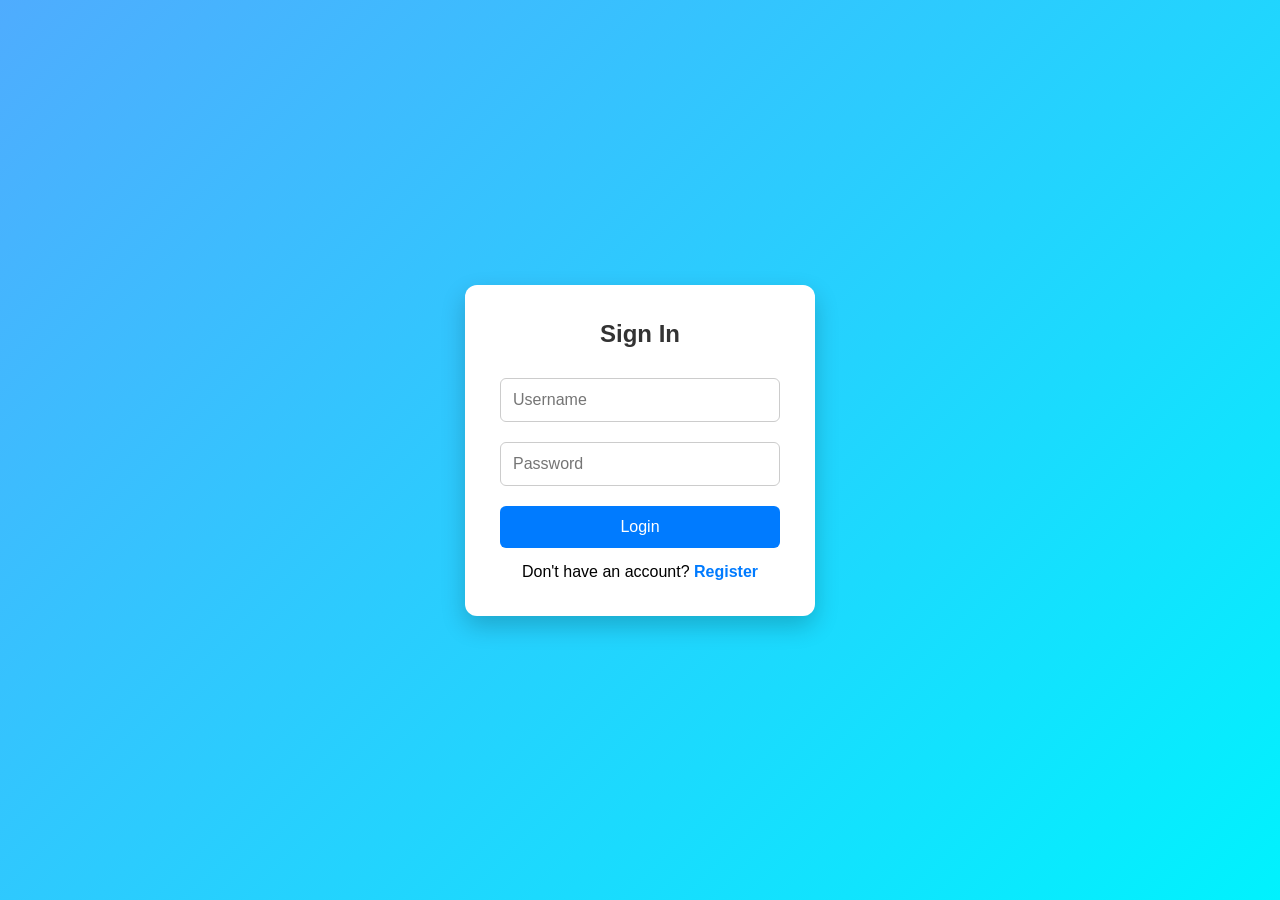
<file: index.html>
<!DOCTYPE html>
<html>
<head>
    <title>Login</title>
    <link rel="stylesheet" href="style.css">
</head>
<body>

<div class="box">
    <h2>Sign In</h2>

    <input type="text" id="loginUser" placeholder="Username"><br>
    <input type="password" id="loginPass" placeholder="Password"><br>

    <button onclick="login()">Login</button>

    <p>Don't have an account?
        <a href="register.html">Register</a>
    </p>
</div>

<script src="index.js"></script>

</body>
</html>
</file>
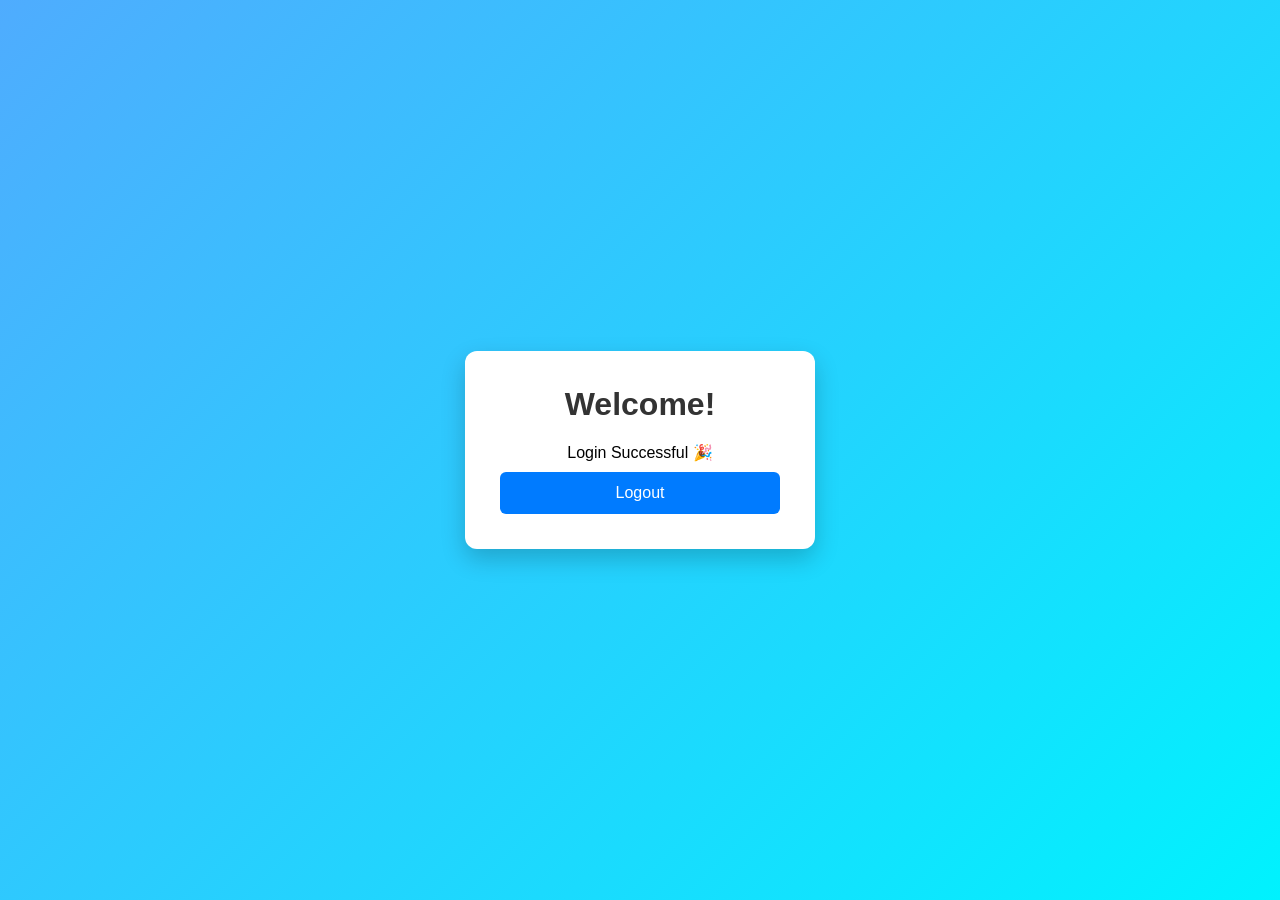
<file: home.html>
<!DOCTYPE html>
<html>
<head>
    <title>Home</title>
    <link rel="stylesheet" href="style.css">
</head>
<body>

<div class="box">
    <h1>Welcome!</h1>
    <p>Login Successful 🎉</p>

    <button onclick="logout()">Logout</button>
</div>

<script src="index.js"></script>

</body>
</html>
</file>
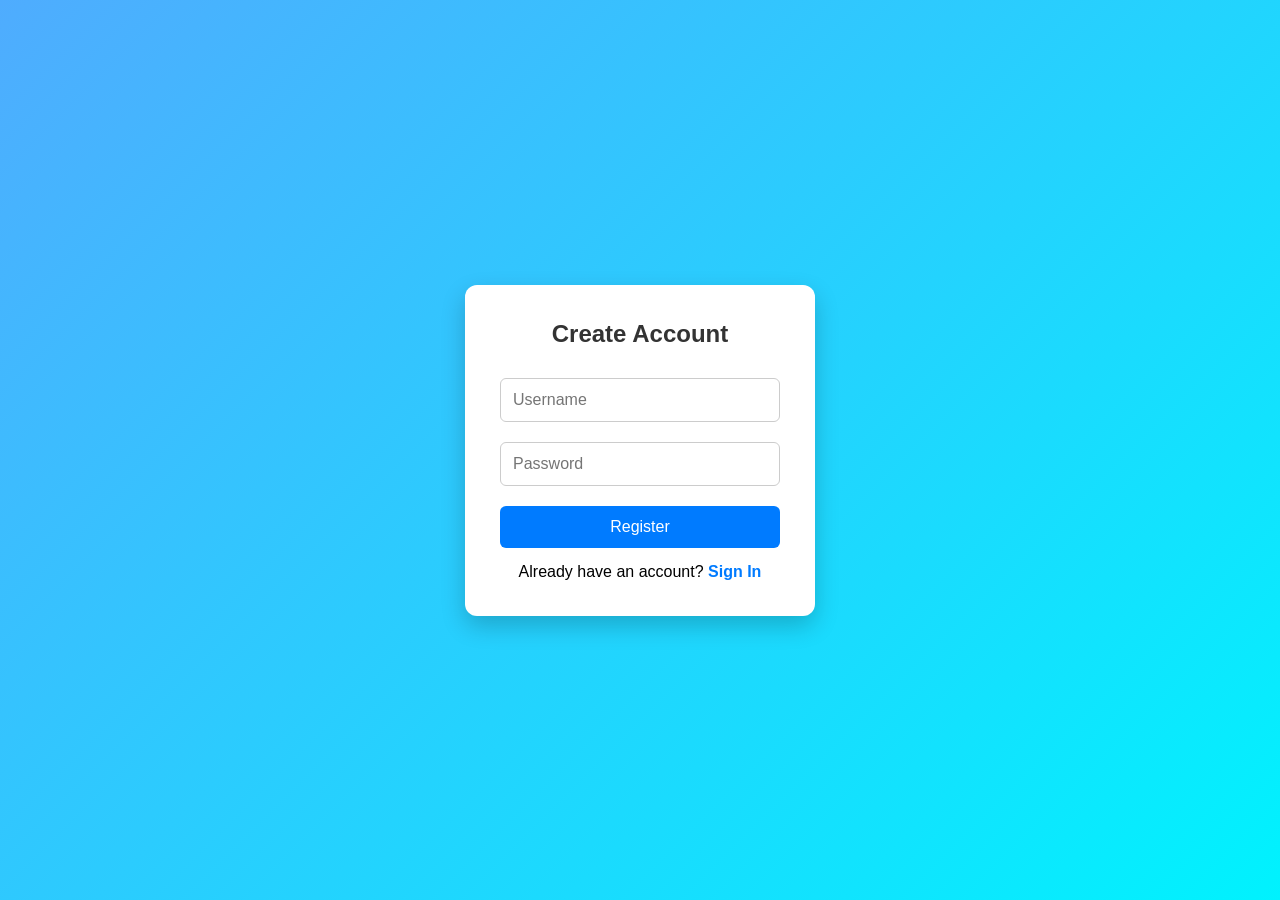
<file: register.html>
<!DOCTYPE html>
<html>
<head>
    <title>Register</title>
    <link rel="stylesheet" href="style.css">
</head>
<body>

<div class="box">
    <h2>Create Account</h2>

    <input type="text" id="regUser" placeholder="Username"><br>
    <input type="password" id="regPass" placeholder="Password"><br>

    <button onclick="register()">Register</button>

    <p>Already have an account?
        <a href="index.html">Sign In</a>
    </p>
</div>

<script src="index.js"></script>
</body>
</html>
</file>
<file: style.css>
*{
    margin:0;
    padding:0;
    box-sizing:border-box;
    font-family:Arial, sans-serif;
}

body{
    height:100vh;
    display:flex;
    justify-content:center;
    align-items:center;
    background:linear-gradient(135deg,#4facfe,#00f2fe);
}

.box{
    background:white;
    padding:35px;
    width:350px;
    border-radius:12px;
    box-shadow:0 10px 25px rgba(0,0,0,0.2);
    text-align:center;
}

h1,h2{
    margin-bottom:20px;
    color:#333;
}

input{
    width:100%;
    padding:12px;
    margin:10px 0;
    border:1px solid #ccc;
    border-radius:6px;
    font-size:16px;
}

button{
    width:100%;
    padding:12px;
    background:#007bff;
    color:white;
    border:none;
    border-radius:6px;
    font-size:16px;
    cursor:pointer;
    margin-top:10px;
}

button:hover{
    background:#0056b3;
}

p{
    margin-top:15px;
}

a{
    text-decoration:none;
    color:#007bff;
    font-weight:bold;
}

a:hover{
    text-decoration:underline;
}
</file>
